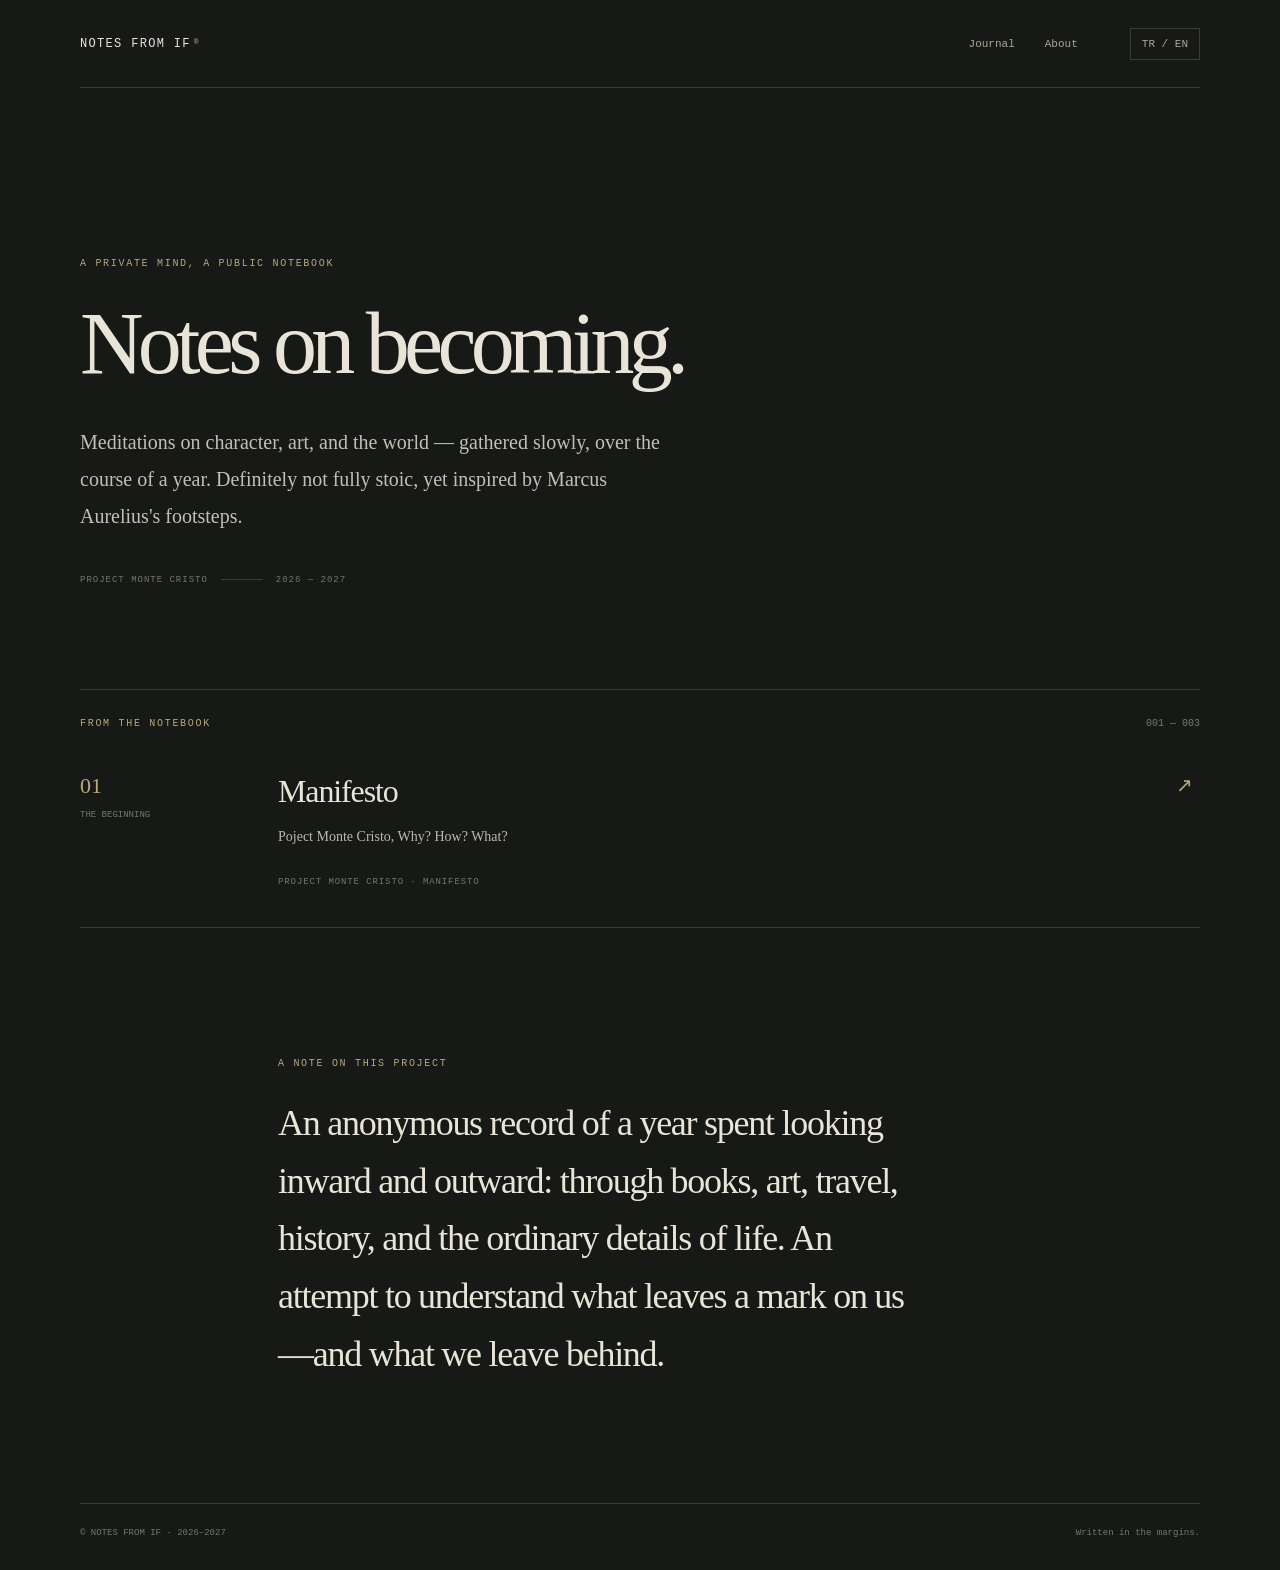
<file: index.html>
<!doctype html>
<html lang="en">
<head>
  <meta charset="UTF-8">
  <meta name="viewport" content="width=device-width, initial-scale=1">
  <meta name="description" content="Notes on becoming, art, and the world.">
  <title>Notes from If — Meditations 2027</title>
  <link rel="preconnect" href="https://fonts.googleapis.com">
  <link href="https://fonts.googleapis.com/css2?family=DM+Mono&family=Libre+Baskerville:ital,wght@0,400;0,700;1,400&display=swap" rel="stylesheet">
  <link rel="stylesheet" href="style.css">
  <script src="script.js" defer></script>
</head>
<body>
  <div class="page-shell">
    <header class="site-header">
      <a class="wordmark" href="#">NOTES FROM IF<span>®</span></a>
      <nav>
        <a href="#journal" data-en="Journal" data-tr="Günlük">Journal</a>
        <a href="#about" data-en="About" data-tr="Hakkında">About</a>
      </nav>
      <button class="language-toggle" id="language-toggle">TR / EN</button>
    </header>

    <main>
      <section class="hero">
        <p class="eyebrow" data-en="A private mind, a public notebook" data-tr="Özel bir zihin, açık bir defter">A private mind, a public notebook</p>
        <h1 data-en="Notes on becoming." data-tr="Oluş üzerine notlar.">Notes on becoming.</h1>
        <p class="hero-copy" data-en="Meditations on character, art, and the world — gathered slowly, over the course of a year. Definitely not fully stoic, yet inspired by Marcus Aurelius's footsteps. " data-tr="Karakter, sanat ve dünya üzerine düşünceler — bir yıl boyunca, ağır ağır bir araya getirilen notlar. Kesinlikle, tamamıyla stoacı değil, ama  Marcus Aurelius'tan ilham alındı">Meditations on character, art, and the world — gathered slowly, over the course of a year. Definitely not fully stoic, yet inspired by Marcus Aurelius's footsteps. </p>
        <div class="hero-meta">
          <span>PROJECT MONTE CRISTO</span><span class="meta-line"></span><span>2026 — 2027</span>
        </div>
      </section>

      <section class="journal-section" id="journal">
        <div class="section-heading">
          <p class="eyebrow" data-en="From the notebook" data-tr="Defterden">From the notebook</p>
          <span class="count">001 — 003</span>
        </div>

        <article class="entry">
          <div class="entry-date"><span>01</span><span>THE BEGINNING</span></div>
          <div class="entry-content">
          <h2>
          <a href="journal/manifesto.html" data-en="Manifesto" data-tr="Manifesto">Manifesto</a>
          </h2>
            <p data-en="Project Monte Cristo, Why? How? What?" data-tr="Project Monte Cristo, Neden? Nasıl? Ne?">Poject Monte Cristo, Why? How? What?</p>
<span class="entry-tag">PROJECT MONTE CRISTO · MANIFESTO</span>
          </div>
          <span class="entry-arrow">↗</span>
        </article>

        
      </section>

      <section class="about-section" id="about">
        <p class="eyebrow" data-en="A note on this project" data-tr="Bu proje üzerine">A note on this project</p>
<p class="about-copy" data-en="An anonymous record of a year spent looking inward and outward: through books, art, travel, history, and the ordinary details of life. An attempt to understand what leaves a mark on us—and what we leave behind." data-tr="İnsanın hem kendi içine hem de dış dünyaya baktığı bir yılın anonim kaydı: kitaplar, sanat, seyahatler, tarih ve hayatın sıradan ayrıntıları aracılığıyla. Bizi neyin şekillendirdiğini ve geride ne bıraktığımızı anlama çabası.">An anonymous record of a year spent looking inward and outward: through books, art, travel, history, and the ordinary details of life. An attempt to understand what leaves a mark on us—and what we leave behind.</p>
      </section>
    </main>

    <footer class="site-footer">
      <span>© NOTES FROM IF · 2026–2027</span>
      <span data-en="Written in the margins." data-tr="Kenar boşluklarında yazıldı.">Written in the margins.</span>
    </footer>
  </div>
</body>
</html>
</file>
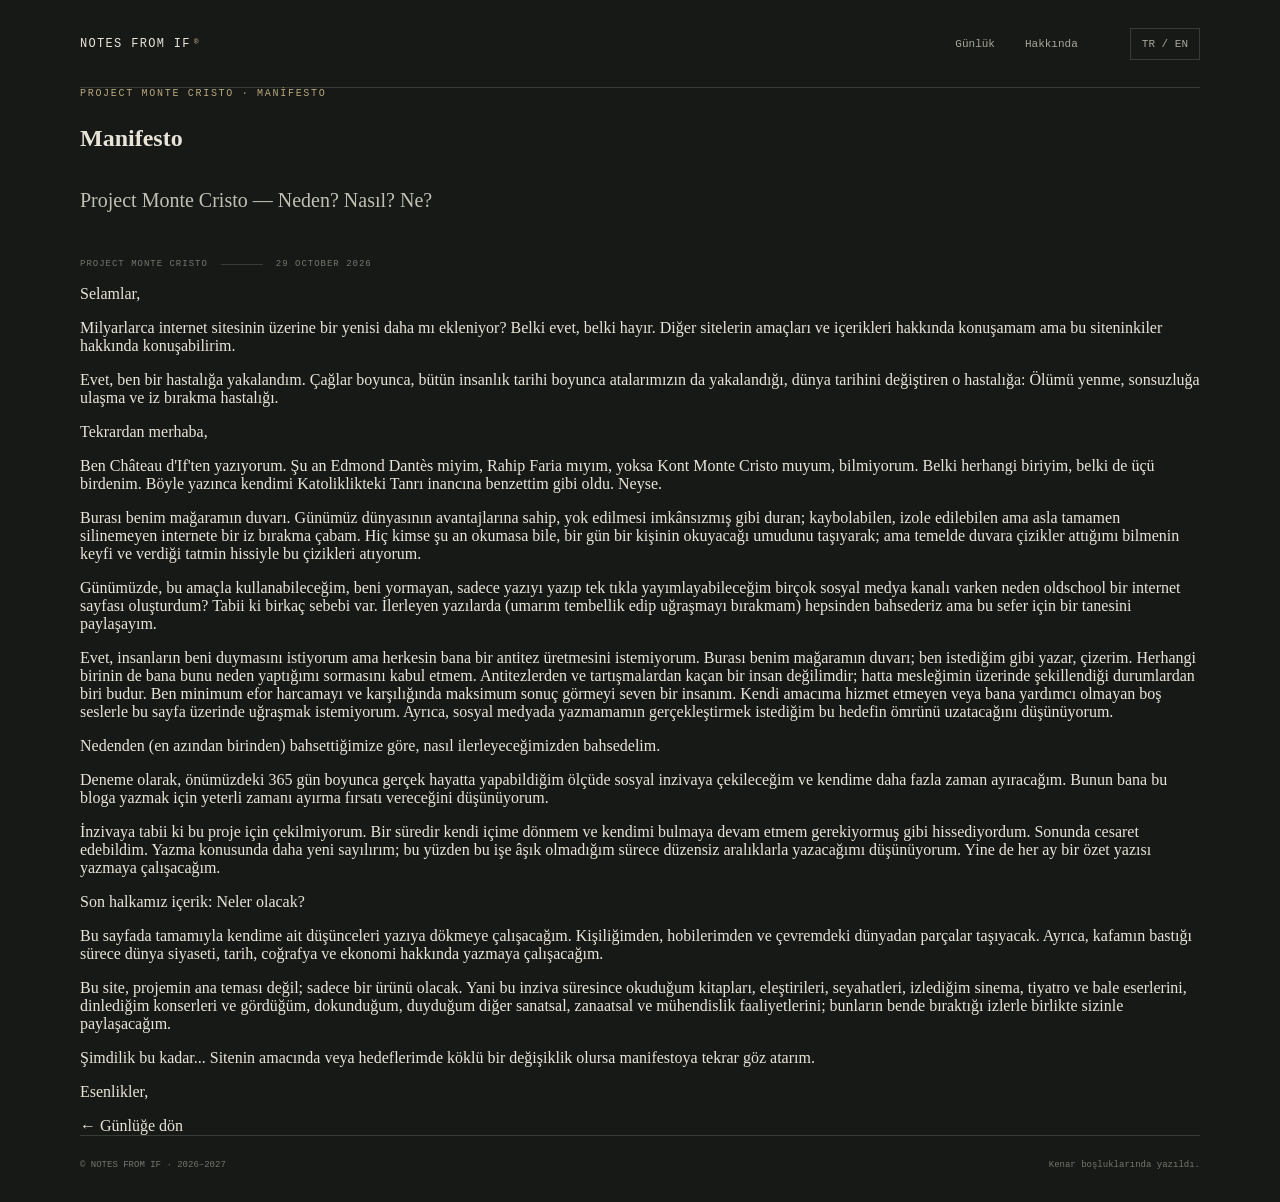
<file: journal/a-year-observed.html>
<!doctype html>
<html lang="tr">
<head>
  <meta charset="UTF-8">
  <meta name="viewport" content="width=device-width, initial-scale=1">
  <meta name="description" content="Project Monte Cristo: Neden? Nasıl? Ne? Bir manifesto üzerine iz bırakmak, inziva ve dünyayı gözlemlemek.">
  <title>Manifesto — Notes from If</title>
  <link rel="preconnect" href="https://fonts.googleapis.com">
  <link href="https://fonts.googleapis.com/css2?family=DM+Mono&family=Libre+Baskerville:ital,wght@0,400;0,700;1,400&display=swap" rel="stylesheet">
  <link rel="stylesheet" href="../style.css">
  <script src="../script.js" defer></script>
</head>
<body>
  <div class="page-shell">
    <header class="site-header">
      <a class="wordmark" href="../index.html">NOTES FROM IF<span>®</span></a>
      <nav>
        <a href="../index.html#journal" data-en="Journal" data-tr="Günlük">Günlük</a>
        <a href="../index.html#about" data-en="About" data-tr="Hakkında">Hakkında</a>
      </nav>
      <button class="language-toggle" id="language-toggle">TR / EN</button>
    </header>

    <main>
      <article class="essay">
        <p class="eyebrow" data-en="PROJECT MONTE CRISTO · MANIFESTO" data-tr="PROJECT MONTE CRISTO · MANİFESTO">PROJECT MONTE CRISTO · MANİFESTO</p>

        <h1 data-en="Manifesto" data-tr="Manifesto">Manifesto</h1>

        <p class="hero-copy" data-en="Project Monte Cristo — Why? How? What?" data-tr="Project Monte Cristo — Neden? Nasıl? Ne?">Project Monte Cristo — Neden? Nasıl? Ne?</p>

        <div class="hero-meta">
          <span>PROJECT MONTE CRISTO</span>
          <span class="meta-line"></span>
          <span>29 OCTOBER 2026</span>
        </div>

        <div class="essay-body">
          <p>Selamlar,</p>

          <p>Milyarlarca internet sitesinin üzerine bir yenisi daha mı ekleniyor? Belki evet, belki hayır. Diğer sitelerin amaçları ve içerikleri hakkında konuşamam ama bu siteninkiler hakkında konuşabilirim.</p>

          <p>Evet, ben bir hastalığa yakalandım. Çağlar boyunca, bütün insanlık tarihi boyunca atalarımızın da yakalandığı, dünya tarihini değiştiren o hastalığa: Ölümü yenme, sonsuzluğa ulaşma ve iz bırakma hastalığı.</p>

          <p>Tekrardan merhaba,</p>

          <p>Ben Château d'If'ten yazıyorum. Şu an Edmond Dantès miyim, Rahip Faria mıyım, yoksa Kont Monte Cristo muyum, bilmiyorum. Belki herhangi biriyim, belki de üçü birdenim. Böyle yazınca kendimi Katoliklikteki Tanrı inancına benzettim gibi oldu. Neyse.</p>

          <p>Burası benim mağaramın duvarı. Günümüz dünyasının avantajlarına sahip, yok edilmesi imkânsızmış gibi duran; kaybolabilen, izole edilebilen ama asla tamamen silinemeyen internete bir iz bırakma çabam. Hiç kimse şu an okumasa bile, bir gün bir kişinin okuyacağı umudunu taşıyarak; ama temelde duvara çizikler attığımı bilmenin keyfi ve verdiği tatmin hissiyle bu çizikleri atıyorum.</p>

          <p>Günümüzde, bu amaçla kullanabileceğim, beni yormayan, sadece yazıyı yazıp tek tıkla yayımlayabileceğim birçok sosyal medya kanalı varken neden oldschool bir internet sayfası oluşturdum? Tabii ki birkaç sebebi var. İlerleyen yazılarda (umarım tembellik edip uğraşmayı bırakmam) hepsinden bahsederiz ama bu sefer için bir tanesini paylaşayım.</p>

          <p>Evet, insanların beni duymasını istiyorum ama herkesin bana bir antitez üretmesini istemiyorum. Burası benim mağaramın duvarı; ben istediğim gibi yazar, çizerim. Herhangi birinin de bana bunu neden yaptığımı sormasını kabul etmem. Antitezlerden ve tartışmalardan kaçan bir insan değilimdir; hatta mesleğimin üzerinde şekillendiği durumlardan biri budur. Ben minimum efor harcamayı ve karşılığında maksimum sonuç görmeyi seven bir insanım. Kendi amacıma hizmet etmeyen veya bana yardımcı olmayan boş seslerle bu sayfa üzerinde uğraşmak istemiyorum. Ayrıca, sosyal medyada yazmamamın gerçekleştirmek istediğim bu hedefin ömrünü uzatacağını düşünüyorum.</p>

          <p>Nedenden (en azından birinden) bahsettiğimize göre, nasıl ilerleyeceğimizden bahsedelim.</p>

          <p>Deneme olarak, önümüzdeki 365 gün boyunca gerçek hayatta yapabildiğim ölçüde sosyal inzivaya çekileceğim ve kendime daha fazla zaman ayıracağım. Bunun bana bu bloga yazmak için yeterli zamanı ayırma fırsatı vereceğini düşünüyorum.</p>

          <p>İnzivaya tabii ki bu proje için çekilmiyorum. Bir süredir kendi içime dönmem ve kendimi bulmaya devam etmem gerekiyormuş gibi hissediyordum. Sonunda cesaret edebildim. Yazma konusunda daha yeni sayılırım; bu yüzden bu işe âşık olmadığım sürece düzensiz aralıklarla yazacağımı düşünüyorum. Yine de her ay bir özet yazısı yazmaya çalışacağım.</p>

          <p>Son halkamız içerik: Neler olacak?</p>

          <p>Bu sayfada tamamıyla kendime ait düşünceleri yazıya dökmeye çalışacağım. Kişiliğimden, hobilerimden ve çevremdeki dünyadan parçalar taşıyacak. Ayrıca, kafamın bastığı sürece dünya siyaseti, tarih, coğrafya ve ekonomi hakkında yazmaya çalışacağım.</p>

          <p>Bu site, projemin ana teması değil; sadece bir ürünü olacak. Yani bu inziva süresince okuduğum kitapları, eleştirileri, seyahatleri, izlediğim sinema, tiyatro ve bale eserlerini, dinlediğim konserleri ve gördüğüm, dokunduğum, duyduğum diğer sanatsal, zanaatsal ve mühendislik faaliyetlerini; bunların bende bıraktığı izlerle birlikte sizinle paylaşacağım.</p>

          <p>Şimdilik bu kadar... Sitenin amacında veya hedeflerimde köklü bir değişiklik olursa manifestoya tekrar göz atarım.</p>

          <p>Esenlikler,</p>
        </div>

        <a href="../index.html#journal" data-en="← Back to the journal" data-tr="← Günlüğe dön">← Günlüğe dön</a>
      </article>
    </main>

    <footer class="site-footer">
      <span>© NOTES FROM IF · 2026–2027</span>
      <span data-en="Written in the margins." data-tr="Kenar boşluklarında yazıldı.">Kenar boşluklarında yazıldı.</span>
    </footer>
  </div>
</body>
</html>
</file>
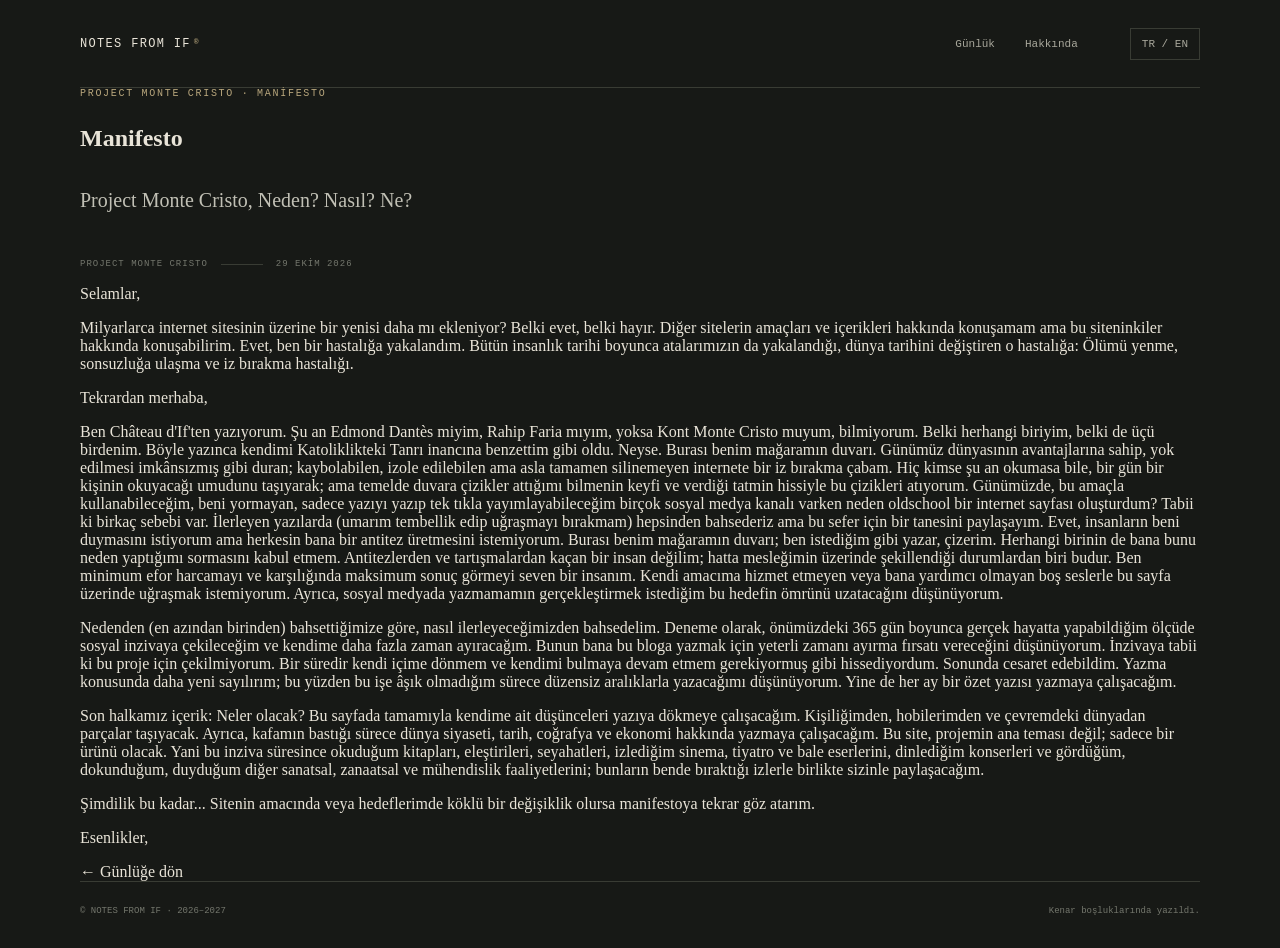
<file: journal/manifesto.html>
<!doctype html>
<html lang="tr">
<head>
  <meta charset="UTF-8">
  <meta name="viewport" content="width=device-width, initial-scale=1">
  <meta name="description" content="Project Monte Cristo: Neden? Nasıl? Ne? Bir manifesto üzerine iz bırakmak, inziva ve dünyayı gözlemlemek.">
  <title>Manifesto — Notes from If</title>
  <link rel="preconnect" href="https://fonts.googleapis.com">
  <link href="https://fonts.googleapis.com/css2?family=DM+Mono&family=Libre+Baskerville:ital,wght@0,400;0,700;1,400&display=swap" rel="stylesheet">
  <link rel="stylesheet" href="../style.css">
  <script src="../script.js" defer></script>
</head>
<body>
  <div class="page-shell">
    <header class="site-header">
      <a class="wordmark" href="../index.html">NOTES FROM IF<span>®</span></a>
      <nav>
        <a href="../index.html#journal" data-en="Journal" data-tr="Günlük">Günlük</a>
        <a href="../index.html#about" data-en="About" data-tr="Hakkında">Hakkında</a>
      </nav>
      <button class="language-toggle" id="language-toggle">TR / EN</button>
    </header>

    <main>
      <article class="essay">
        <p class="eyebrow" data-en="PROJECT MONTE CRISTO · MANIFESTO" data-tr="PROJECT MONTE CRISTO · MANİFESTO">PROJECT MONTE CRISTO · MANİFESTO</p>

        <h1 data-en="Manifesto" data-tr="Manifesto">Manifesto</h1>

        <p class="hero-copy" data-en="Project Monte Cristo, Why? How? What?" data-tr="Project Monte Cristo, Neden? Nasıl? Ne?">Project Monte Cristo, Neden? Nasıl? Ne?</p>

        <div class="hero-meta">
          <span>PROJECT MONTE CRISTO</span>
          <span class="meta-line"></span>
          <span data-en="29 OCTOBER 2026" data-tr="29 EKİM 2026">29 EKİM 2026</span>
        </div>

<div class="essay-body">
  <p data-en="Greetings," data-tr="Selamlar,">Selamlar,</p>

  <p data-en="Is yet another website being added to the billions already out there? Perhaps yes, perhaps no. I cannot speak for the purposes or contents of other websites, but I can speak for this one. Yes, I have fallen ill. The very same illness that our ancestors have suffered  throughout human history, the one that has changed the course of the world: the desire to conquer death, attain eternity, and leave a mark behind." data-tr="Milyarlarca internet sitesinin üzerine bir yenisi daha mı ekleniyor? Belki evet, belki hayır. Diğer sitelerin amaçları ve içerikleri hakkında konuşamam ama bu siteninkiler hakkında konuşabilirim. Evet, ben bir hastalığa yakalandım. Bütün insanlık tarihi boyunca atalarımızın da yakalandığı, dünya tarihini değiştiren o hastalığa: Ölümü yenme, sonsuzluğa ulaşma ve iz bırakma hastalığı.">Milyarlarca internet sitesinin üzerine bir yenisi daha mı ekleniyor? Belki evet, belki hayır. Diğer sitelerin amaçları ve içerikleri hakkında konuşamam ama bu siteninkiler hakkında konuşabilirim. Evet, ben bir hastalığa yakalandım. Bütün insanlık tarihi boyunca atalarımızın da yakalandığı, dünya tarihini değiştiren o hastalığa: Ölümü yenme, sonsuzluğa ulaşma ve iz bırakma hastalığı.</p>

  <p data-en="Hello again," data-tr="Tekrardan merhaba,">Tekrardan merhaba,</p>

  <p data-en="I am writing from the Château d’If. I do not know whether I am Edmond Dantès, Abbé Faria, or the Count of Monte Cristo at this point. Perhaps I am any one of them, perhaps all three at once. Putting it that way makes me sound a little like the Catholic conception of God. Anyway. This is the wall of my cave. This is my attempt to leave a mark on the internet: a place that offers all the advantages of the modern world, that can disappear or be isolated, yet can never be entirely erased. Even if no one reads these words today, I write them with the hope that one day someone might. At its core, though, I do it for the pleasure and satisfaction of knowing that I am scratching lines into the wall. Given that there are so many social media platforms where I could pursue this same purpose without much effort, where I could simply write something and publish it with a single click, why did I choose to create an old-school website instead? Of course, there are several reasons. We may get into all of them in future posts—assuming I do not grow lazy and abandon the whole thing—but for now, let me share just one. Yes, I want people to hear me, but I do not want everyone to come up with a counterargument to everything I say. This is the wall of my cave; I write and draw upon it as I please. I do not accept having to justify myself to anyone who asks why I have done so. I am not someone who shies away from counterarguments or debate; in fact, they are among the very things my profession is built upon. I am someone who likes to put in the minimum effort for the maximum result. I do not want to spend my time engaging with empty noise that does not serve or contribute to my purpose. I also believe that refraining from writing on social media will help prolong the life of what I am trying to accomplish." data-tr="Ben Château d'If'ten yazıyorum. Şu an Edmond Dantès miyim, Rahip Faria mıyım, yoksa Kont Monte Cristo muyum, bilmiyorum. Belki herhangi biriyim, belki de üçü birdenim. Böyle yazınca kendimi Katoliklikteki Tanrı inancına benzettim gibi oldu. Neyse. Burası benim mağaramın duvarı. Günümüz dünyasının avantajlarına sahip, yok edilmesi imkânsızmış gibi duran; kaybolabilen, izole edilebilen ama asla tamamen silinemeyen internete bir iz bırakma çabam. Hiç kimse şu an okumasa bile, bir gün bir kişinin okuyacağı umudunu taşıyarak; ama temelde duvara çizikler attığımı bilmenin keyfi ve verdiği tatmin hissiyle bu çizikleri atıyorum. Günümüzde, bu amaçla kullanabileceğim, beni yormayan, sadece yazıyı yazıp tek tıkla yayımlayabileceğim birçok sosyal medya kanalı varken neden oldschool bir internet sayfası oluşturdum? Tabii ki birkaç sebebi var. İlerleyen yazılarda (umarım tembellik edip uğraşmayı bırakmam) hepsinden bahsederiz ama bu sefer için bir tanesini paylaşayım. Evet, insanların beni duymasını istiyorum ama herkesin bana bir antitez üretmesini istemiyorum. Burası benim mağaramın duvarı; ben istediğim gibi yazar, çizerim. Herhangi birinin de bana bunu neden yaptığımı sormasını kabul etmem. Antitezlerden ve tartışmalardan kaçan bir insan değilim; hatta mesleğimin üzerinde şekillendiği durumlardan biri budur. Ben minimum efor harcamayı ve karşılığında maksimum sonuç görmeyi seven bir insanım. Kendi amacıma hizmet etmeyen veya bana yardımcı olmayan boş seslerle bu sayfa üzerinde uğraşmak istemiyorum. Ayrıca, sosyal medyada yazmamamın gerçekleştirmek istediğim bu hedefin ömrünü uzatacağını düşünüyorum.">Ben Château d'If'ten yazıyorum. Şu an Edmond Dantès miyim, Rahip Faria mıyım, yoksa Kont Monte Cristo muyum, bilmiyorum. Belki herhangi biriyim, belki de üçü birdenim. Böyle yazınca kendimi Katoliklikteki Tanrı inancına benzettim gibi oldu. Neyse. Burası benim mağaramın duvarı. Günümüz dünyasının avantajlarına sahip, yok edilmesi imkânsızmış gibi duran; kaybolabilen, izole edilebilen ama asla tamamen silinemeyen internete bir iz bırakma çabam. Hiç kimse şu an okumasa bile, bir gün bir kişinin okuyacağı umudunu taşıyarak; ama temelde duvara çizikler attığımı bilmenin keyfi ve verdiği tatmin hissiyle bu çizikleri atıyorum. Günümüzde, bu amaçla kullanabileceğim, beni yormayan, sadece yazıyı yazıp tek tıkla yayımlayabileceğim birçok sosyal medya kanalı varken neden oldschool bir internet sayfası oluşturdum? Tabii ki birkaç sebebi var. İlerleyen yazılarda (umarım tembellik edip uğraşmayı bırakmam) hepsinden bahsederiz ama bu sefer için bir tanesini paylaşayım. Evet, insanların beni duymasını istiyorum ama herkesin bana bir antitez üretmesini istemiyorum. Burası benim mağaramın duvarı; ben istediğim gibi yazar, çizerim. Herhangi birinin de bana bunu neden yaptığımı sormasını kabul etmem. Antitezlerden ve tartışmalardan kaçan bir insan değilim; hatta mesleğimin üzerinde şekillendiği durumlardan biri budur. Ben minimum efor harcamayı ve karşılığında maksimum sonuç görmeyi seven bir insanım. Kendi amacıma hizmet etmeyen veya bana yardımcı olmayan boş seslerle bu sayfa üzerinde uğraşmak istemiyorum. Ayrıca, sosyal medyada yazmamamın gerçekleştirmek istediğim bu hedefin ömrünü uzatacağını düşünüyorum.</p>

  <p data-en="Now that we have discussed the why—at least one reason for it—let us talk about how we are going to proceed. As an experiment, for the next 365 days, I will withdraw from social life as much as real life allows and devote more time to myself. I believe this will give me enough time to write for this blog. Of course, I am not withdrawing into solitude for the sake of this project. For some time, I have felt that I needed to turn inward and continue discovering myself. Eventually, I found the courage to do so. I am still relatively new to writing, so unless I fall in love with the process, I expect to publish at irregular intervals. Even so, I will try to write a monthly summary." data-tr="Nedenden (en azından birinden) bahsettiğimize göre, nasıl ilerleyeceğimizden bahsedelim. Deneme olarak, önümüzdeki 365 gün boyunca gerçek hayatta yapabildiğim ölçüde sosyal inzivaya çekileceğim ve kendime daha fazla zaman ayıracağım. Bunun bana bu bloga yazmak için yeterli zamanı ayırma fırsatı vereceğini düşünüyorum. İnzivaya tabii ki bu proje için çekilmiyorum. Bir süredir kendi içime dönmem ve kendimi bulmaya devam etmem gerekiyormuş gibi hissediyordum. Sonunda cesaret edebildim. Yazma konusunda daha yeni sayılırım; bu yüzden bu işe âşık olmadığım sürece düzensiz aralıklarla yazacağımı düşünüyorum. Yine de her ay bir özet yazısı yazmaya çalışacağım.">Nedenden (en azından birinden) bahsettiğimize göre, nasıl ilerleyeceğimizden bahsedelim. Deneme olarak, önümüzdeki 365 gün boyunca gerçek hayatta yapabildiğim ölçüde sosyal inzivaya çekileceğim ve kendime daha fazla zaman ayıracağım. Bunun bana bu bloga yazmak için yeterli zamanı ayırma fırsatı vereceğini düşünüyorum. İnzivaya tabii ki bu proje için çekilmiyorum. Bir süredir kendi içime dönmem ve kendimi bulmaya devam etmem gerekiyormuş gibi hissediyordum. Sonunda cesaret edebildim. Yazma konusunda daha yeni sayılırım; bu yüzden bu işe âşık olmadığım sürece düzensiz aralıklarla yazacağımı düşünüyorum. Yine de her ay bir özet yazısı yazmaya çalışacağım.</p>

  <p data-en="That brings us to the final part: the content. What will this website contain? I will try to put my own thoughts into words, thoughts that are entirely my own. The writing will carry fragments of my personality, my hobbies, and the world around me. As far as my understanding allows, I will also try to write about world politics, history, geography, and economics. This website will not be the central theme of my project, but rather one of its products. In other words, throughout this period of retreat, I will share with you the books I read, the reviews I write, the places I travel to, the films, theatre performances, and ballets I watch, the concerts I attend, and the other artistic, craft-related, and engineering pursuits I see, touch, hear, or take part in—along with the impressions they leave on me." data-tr="Son halkamız içerik: Neler olacak? Bu sayfada tamamıyla kendime ait düşünceleri yazıya dökmeye çalışacağım. Kişiliğimden, hobilerimden ve çevremdeki dünyadan parçalar taşıyacak. Ayrıca, kafamın bastığı sürece dünya siyaseti, tarih, coğrafya ve ekonomi hakkında yazmaya çalışacağım. Bu site, projemin ana teması değil; sadece bir ürünü olacak. Yani bu inziva süresince okuduğum kitapları, eleştirileri, seyahatleri, izlediğim sinema, tiyatro ve bale eserlerini, dinlediğim konserleri ve gördüğüm, dokunduğum, duyduğum diğer sanatsal, zanaatsal ve mühendislik faaliyetlerini; bunların bende bıraktığı izlerle birlikte sizinle paylaşacağım.">Son halkamız içerik: Neler olacak? Bu sayfada tamamıyla kendime ait düşünceleri yazıya dökmeye çalışacağım. Kişiliğimden, hobilerimden ve çevremdeki dünyadan parçalar taşıyacak. Ayrıca, kafamın bastığı sürece dünya siyaseti, tarih, coğrafya ve ekonomi hakkında yazmaya çalışacağım. Bu site, projemin ana teması değil; sadece bir ürünü olacak. Yani bu inziva süresince okuduğum kitapları, eleştirileri, seyahatleri, izlediğim sinema, tiyatro ve bale eserlerini, dinlediğim konserleri ve gördüğüm, dokunduğum, duyduğum diğer sanatsal, zanaatsal ve mühendislik faaliyetlerini; bunların bende bıraktığı izlerle birlikte sizinle paylaşacağım.</p>

  <p data-en="That is all for now. If the purpose of this website or my goals undergo a fundamental change, I will revisit this manifesto." data-tr="Şimdilik bu kadar... Sitenin amacında veya hedeflerimde köklü bir değişiklik olursa manifestoya tekrar göz atarım.">Şimdilik bu kadar... Sitenin amacında veya hedeflerimde köklü bir değişiklik olursa manifestoya tekrar göz atarım.</p>

  <p data-en="Wishing you well," data-tr="Esenlikler,">Esenlikler,</p>
</div>

        <a href="../index.html#journal" data-en="← Back to the journal" data-tr="← Günlüğe dön">← Günlüğe dön</a>
      </article>
    </main>

    <footer class="site-footer">
      <span>© NOTES FROM IF · 2026–2027</span>
      <span data-en="Written in the margins." data-tr="Kenar boşluklarında yazıldı.">Kenar boşluklarında yazıldı.</span>
    </footer>
  </div>
</body>
</html>
</file>
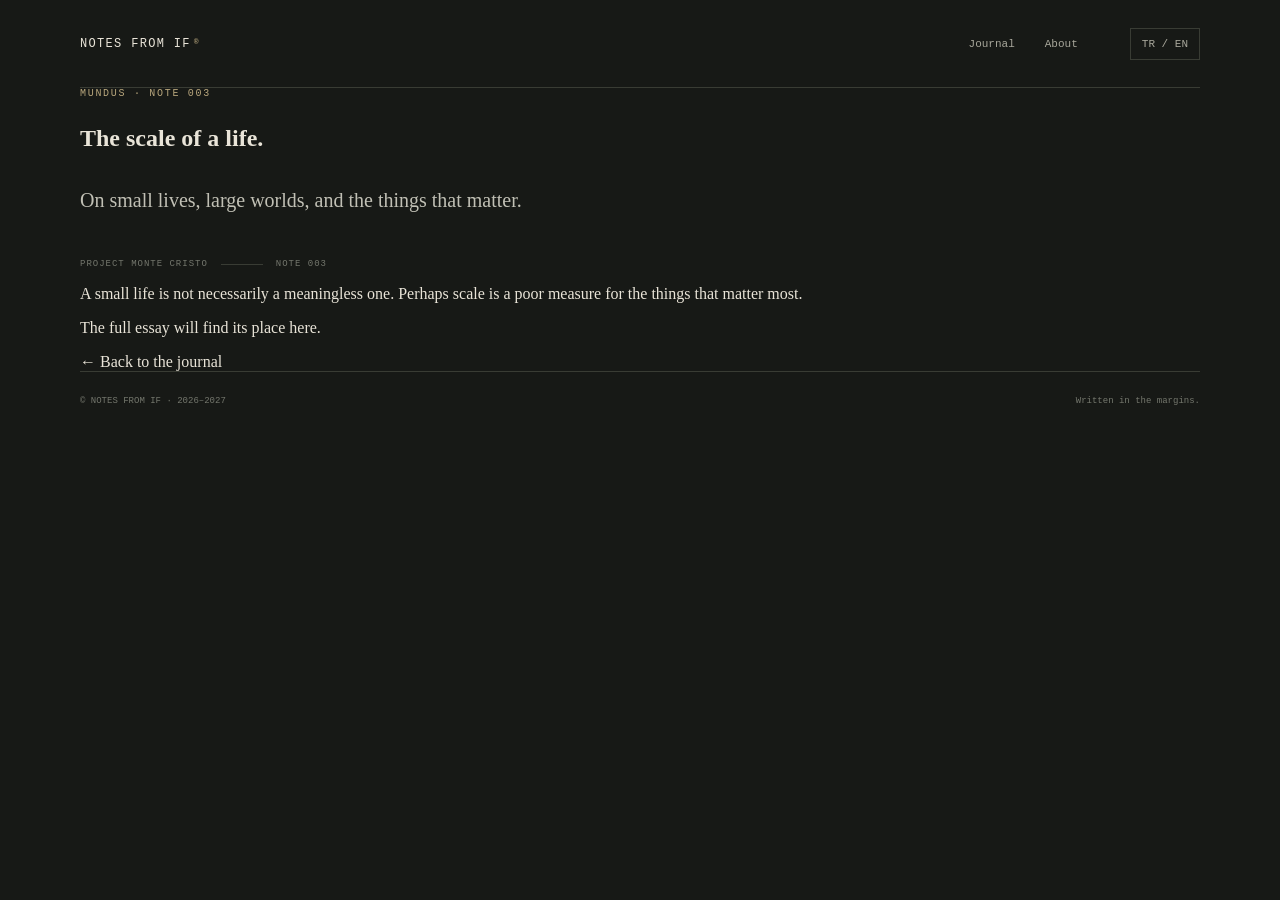
<file: journal/the-scale-of-a-life.html>
<!doctype html>
<html lang="en">
<head>
  <meta charset="UTF-8">
  <meta name="viewport" content="width=device-width, initial-scale=1">
  <meta name="description" content="Reflections on the scale of a life and the meaning of small things.">
  <title>The Scale of a Life — Notes from If</title>
  <link rel="preconnect" href="https://fonts.googleapis.com">
  <link href="https://fonts.googleapis.com/css2?family=DM+Mono&family=Libre+Baskerville:ital,wght@0,400;0,700;1,400&display=swap" rel="stylesheet">
  <link rel="stylesheet" href="../style.css">
  <script src="../script.js" defer></script>
</head>
<body>
  <div class="page-shell">
    <header class="site-header">
      <a class="wordmark" href="../index.html">NOTES FROM IF<span>®</span></a>
      <nav>
        <a href="../index.html#journal" data-en="Journal" data-tr="Günlük">Journal</a>
        <a href="../index.html#about" data-en="About" data-tr="Hakkında">About</a>
      </nav>
      <button class="language-toggle" id="language-toggle">TR / EN</button>
    </header>

    <main>
      <article class="essay">
        <p class="eyebrow" data-en="MUNDUS · NOTE 003" data-tr="MUNDUS · NOT 003">MUNDUS · NOTE 003</p>

        <h1 data-en="The scale of a life." data-tr="Bir hayatın ölçeği.">The scale of a life.</h1>

        <p class="hero-copy" data-en="On small lives, large worlds, and the things that matter." data-tr="Küçük hayatlar, büyük dünyalar ve önem taşıyan şeyler üzerine.">On small lives, large worlds, and the things that matter.</p>

        <div class="hero-meta">
          <span data-en="PROJECT MONTE CRISTO" data-tr="PROJECT MONTE CRISTO">PROJECT MONTE CRISTO</span>
          <span class="meta-line"></span>
          <span>NOTE 003</span>
        </div>

        <div class="essay-body">
          <p data-en="A small life is not necessarily a meaningless one. Perhaps scale is a poor measure for the things that matter most." data-tr="Küçük bir hayat, zorunlu olarak anlamsız bir hayat değildir. Belki de ölçek, en çok önem taşıyan şeyleri ölçmek için kötü bir araçtır.">A small life is not necessarily a meaningless one. Perhaps scale is a poor measure for the things that matter most.</p>

          <p data-en="The full essay will find its place here." data-tr="Yazının tamamı burada yerini bulacak.">The full essay will find its place here.</p>
        </div>

        <a class="back-link" href="../index.html#journal" data-en="← Back to the journal" data-tr="← Günlüğe dön">← Back to the journal</a>
      </article>
    </main>

    <footer class="site-footer">
      <span>© NOTES FROM IF · 2026–2027</span>
      <span data-en="Written in the margins." data-tr="Kenar boşluklarında yazıldı.">Written in the margins.</span>
    </footer>
  </div>
</body>
</html>
</file>
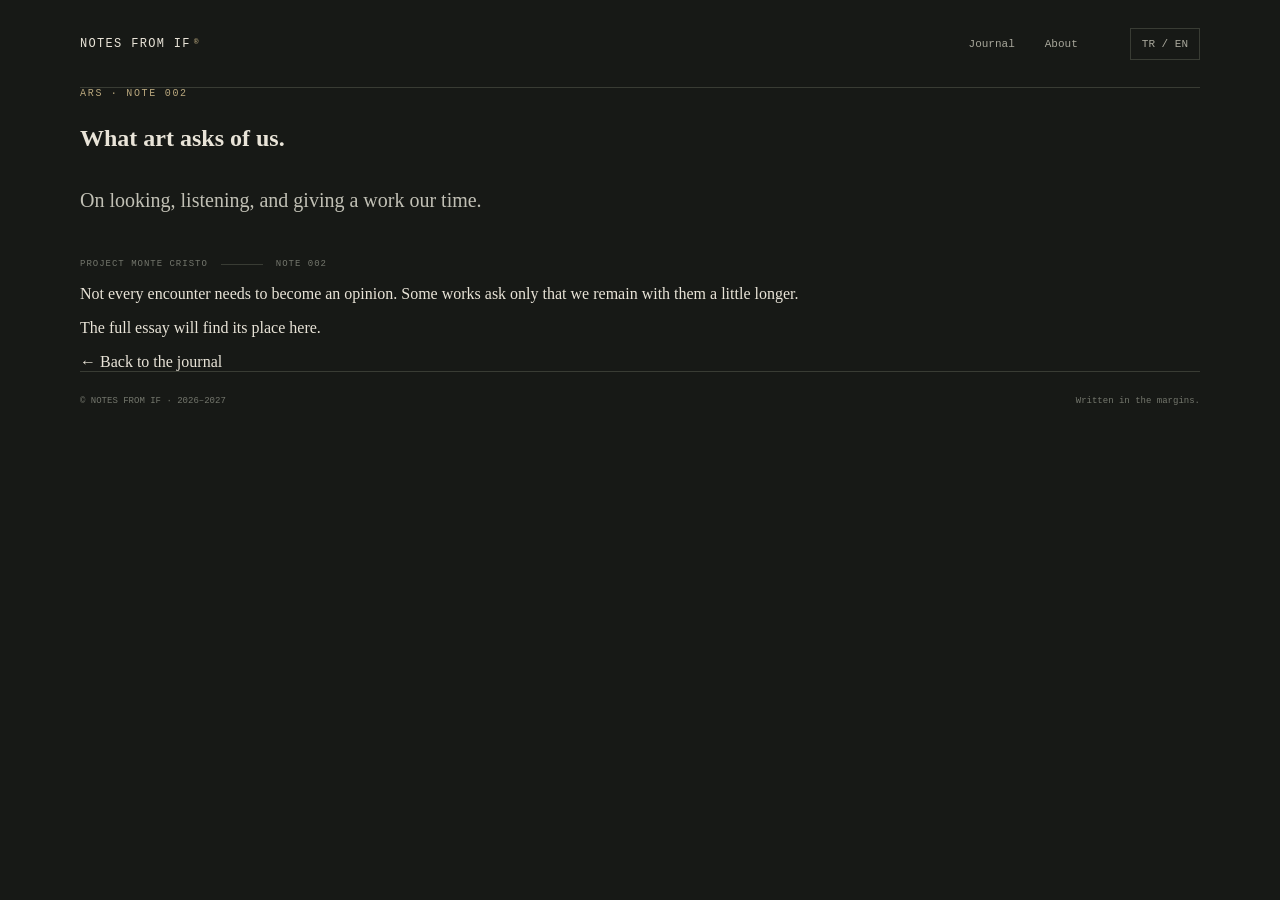
<file: journal/what-art-asks-of-us.html>
<!doctype html>
<html lang="en">
<head>
  <meta charset="UTF-8">
  <meta name="viewport" content="width=device-width, initial-scale=1">
  <meta name="description" content="Reflections on art, attention, and the experience of looking closely.">
  <title>What Art Asks of Us — Notes from If</title>
  <link rel="preconnect" href="https://fonts.googleapis.com">
  <link href="https://fonts.googleapis.com/css2?family=DM+Mono&family=Libre+Baskerville:ital,wght@0,400;0,700;1,400&display=swap" rel="stylesheet">
  <link rel="stylesheet" href="../style.css">
  <script src="../script.js" defer></script>
</head>
<body>
  <div class="page-shell">
    <header class="site-header">
      <a class="wordmark" href="../index.html">NOTES FROM IF<span>®</span></a>
      <nav>
        <a href="../index.html#journal" data-en="Journal" data-tr="Günlük">Journal</a>
        <a href="../index.html#about" data-en="About" data-tr="Hakkında">About</a>
      </nav>
      <button class="language-toggle" id="language-toggle">TR / EN</button>
    </header>

    <main>
      <article class="essay">
        <p class="eyebrow" data-en="ARS · NOTE 002" data-tr="ARS · NOT 002">ARS · NOTE 002</p>

        <h1 data-en="What art asks of us." data-tr="Sanat bizden ne ister?">What art asks of us.</h1>

        <p class="hero-copy" data-en="On looking, listening, and giving a work our time." data-tr="Bakmak, dinlemek ve bir esere zaman ayırmak üzerine.">On looking, listening, and giving a work our time.</p>

        <div class="hero-meta">
          <span>PROJECT MONTE CRISTO</span>
          <span class="meta-line"></span>
          <span>NOTE 002</span>
        </div>

        <div class="essay-body">
          <p data-en="Not every encounter needs to become an opinion. Some works ask only that we remain with them a little longer." data-tr="Her karşılaşmanın bir fikre dönüşmesi gerekmez. Bazı eserler yalnızca biraz daha uzun süre yanlarında kalmamızı ister.">Not every encounter needs to become an opinion. Some works ask only that we remain with them a little longer.</p>

          <p data-en="The full essay will find its place here." data-tr="Yazının tamamı burada yerini bulacak.">The full essay will find its place here.</p>
        </div>

        <a href="../index.html#journal" data-en="← Back to the journal" data-tr="← Günlüğe dön">← Back to the journal</a>
      </article>
    </main>

    <footer class="site-footer">
      <span>© NOTES FROM IF · 2026–2027</span>
      <span data-en="Written in the margins." data-tr="Kenar boşluklarında yazıldı.">Written in the margins.</span>
    </footer>
  </div>
</body>
</html>
</file>
<file: style.css>
:root {
  --ink: #e9e4d8;
  --muted: #a8a79b;
  --dim: #74776d;
  --paper: #171916;
  --rule: #393c34;
  --accent: #b9a77d;
  --serif: Georgia, "Times New Roman", serif;
  --mono: "Courier New", monospace;
}

* {
  box-sizing: border-box;
}

html {
  scroll-behavior: smooth;
}

body {
  margin: 0;
  background: var(--paper);
  color: var(--ink);
  font-family: var(--serif);
  -webkit-font-smoothing: antialiased;
}

a {
  color: inherit;
  text-decoration: none;
}

button {
  font: inherit;
  cursor: pointer;
}

.page-shell {
  width: min(100% - 64px, 1120px);
  margin: 0 auto;
}

.site-header {
  min-height: 88px;
  display: flex;
  align-items: center;
  justify-content: space-between;
  border-bottom: 1px solid var(--rule);
  gap: 24px;
}

.wordmark {
  font: 500 12px var(--mono);
  letter-spacing: .11em;
}

.wordmark span {
  font-size: 8px;
  vertical-align: top;
  margin-left: 3px;
  color: var(--accent);
}

nav {
  display: flex;
  gap: 30px;
  margin-left: auto;
  margin-right: 28px;
}

nav a,
.language-toggle {
  font: 11px var(--mono);
  color: var(--muted);
}

nav a:hover,
.language-toggle:hover {
  color: var(--ink);
}

.language-toggle {
  background: transparent;
  border: 1px solid var(--rule);
  padding: 9px 11px;
}

.hero {
  padding: clamp(90px, 14vw, 170px) 0 104px;
  max-width: 820px;
}

.eyebrow {
  color: var(--accent);
  font: 10px var(--mono);
  letter-spacing: .17em;
  text-transform: uppercase;
  margin: 0 0 26px;
}

.hero h1 {
  font-size: clamp(44px, 7.2vw, 88px);
  line-height: 1.12;
  letter-spacing: -.065em;
  font-weight: 400;
  margin: 0;
}

.hero-copy {
  color: #c1c0b5;
  font-size: clamp(16px, 2vw, 20px);
  line-height: 1.85;
  max-width: 590px;
  margin: 30px 0 40px;
}

.hero-meta {
  display: flex;
  align-items: center;
  gap: 13px;
  color: var(--dim);
  font: 9px var(--mono);
  letter-spacing: .11em;
}

.meta-line {
  width: 42px;
  height: 1px;
  background: var(--rule);
}

.journal-section {
  border-top: 1px solid var(--rule);
}

.section-heading {
  display: flex;
  align-items: center;
  justify-content: space-between;
  padding: 28px 0 10px;
}

.section-heading .eyebrow {
  margin: 0;
}

.count {
  font: 10px var(--mono);
  color: var(--dim);
}

.entry {
  display: grid;
  grid-template-columns: 170px 1fr 24px;
  gap: 28px;
  padding: 34px 0 39px;
  border-bottom: 1px solid var(--rule);
  align-items: start;
}

.entry-date {
  display: flex;
  flex-direction: column;
  gap: 11px;
  color: var(--dim);
  font: 9px var(--mono);
}

.entry-date span:first-child {
  font: 22px var(--serif);
  color: var(--accent);
}

.entry-content h2 {
  font-size: clamp(22px, 3vw, 32px);
  font-weight: 400;
  letter-spacing: -.035em;
  margin: 0 0 14px;
}

.entry-content p {
  max-width: 630px;
  margin: 0 0 20px;
  color: #b9baaf;
  font-size: 14px;
  line-height: 1.9;
}

.entry-tag {
  color: var(--dim);
  font: 9px var(--mono);
  letter-spacing: .1em;
}

.entry-arrow {
  color: var(--accent);
  font-size: 20px;
}

.draft-note {
  color: var(--dim);
  font: 10px/1.7 var(--mono);
  max-width: 540px;
  margin: 18px 0 0;
}

.about-section {
  margin: 130px 0 120px;
  padding-left: 198px;
  max-width: 850px;
}

.about-copy {
  font-size: clamp(22px, 3.3vw, 36px);
  line-height: 1.6;
  letter-spacing: -.035em;
  margin: 0;
}

.site-footer {
  display: flex;
  justify-content: space-between;
  gap: 20px;
  border-top: 1px solid var(--rule);
  padding: 24px 0 32px;
  color: var(--dim);
  font: 9px var(--mono);
}

@media (max-width: 650px) {
  .page-shell {
    width: min(100% - 36px, 1120px);
  }

  .site-header {
    min-height: 72px;
    flex-wrap: wrap;
    gap: 12px;
    padding: 15px 0;
  }

  nav {
    gap: 16px;
    margin: 0 0 0 auto;
  }

  .language-toggle {
    padding: 7px 8px;
  }

  .hero {
    padding: 88px 0 82px;
  }

  .entry {
    grid-template-columns: 48px 1fr 14px;
    gap: 13px;
    padding: 28px 0;
  }

  .entry-date span:nth-child(2) {
    display: none;
  }

  .entry-content p {
    font-size: 13px;
  }

  .about-section {
    margin: 90px 0;
    padding-left: 0;
  }

  .site-footer {
    flex-direction: column;
  }
}
</file>
